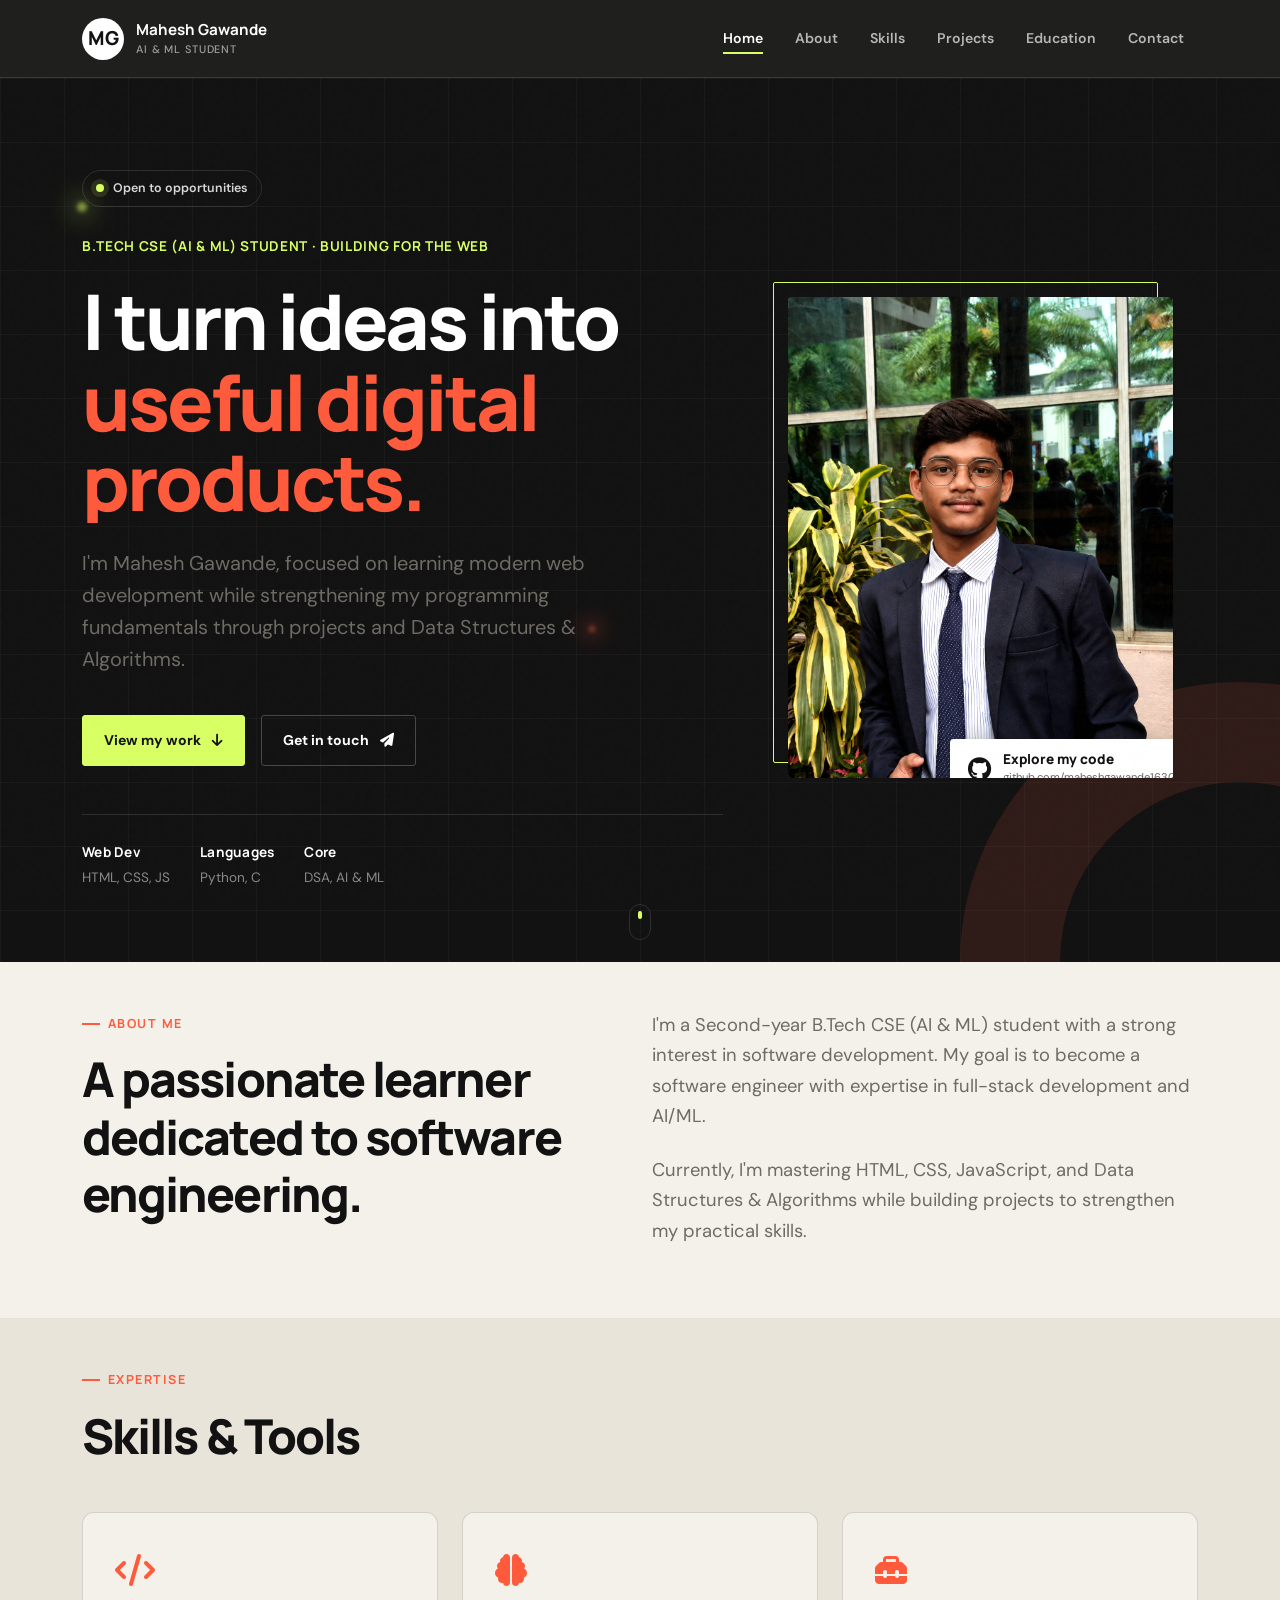
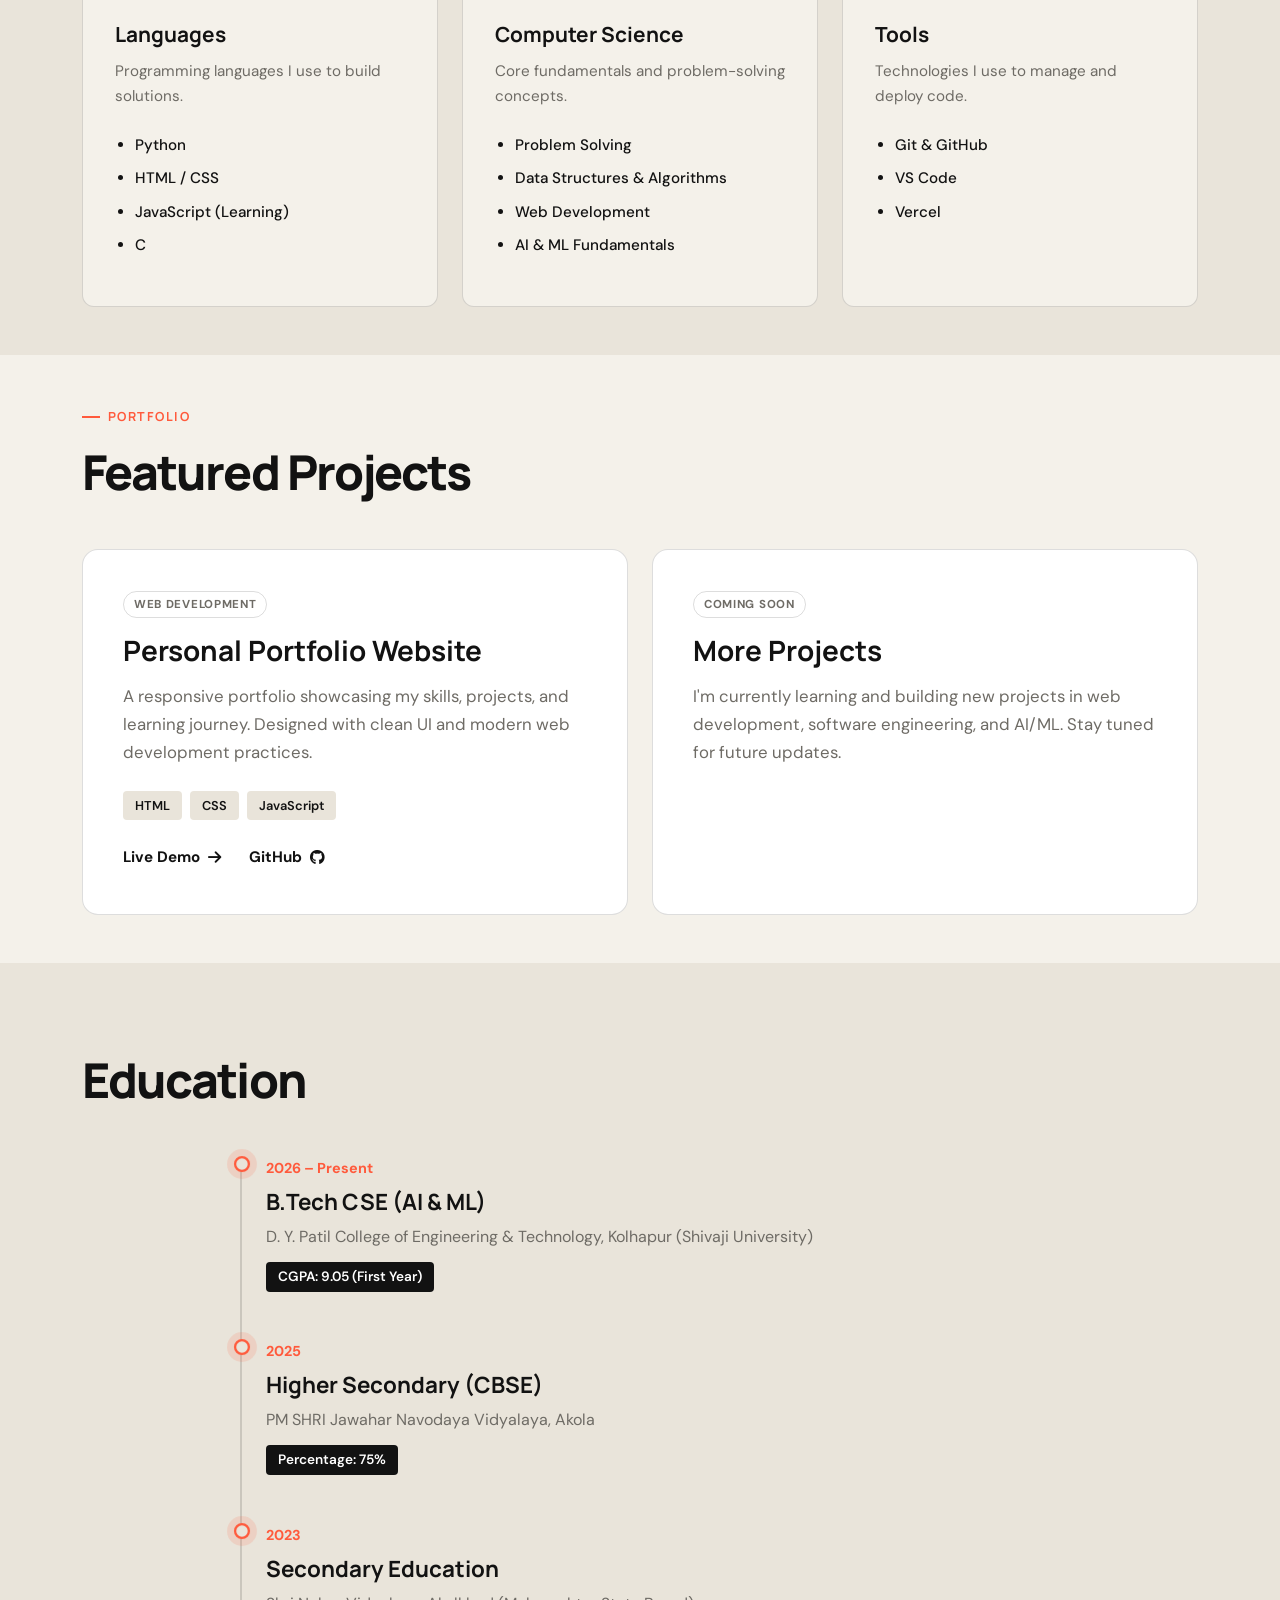
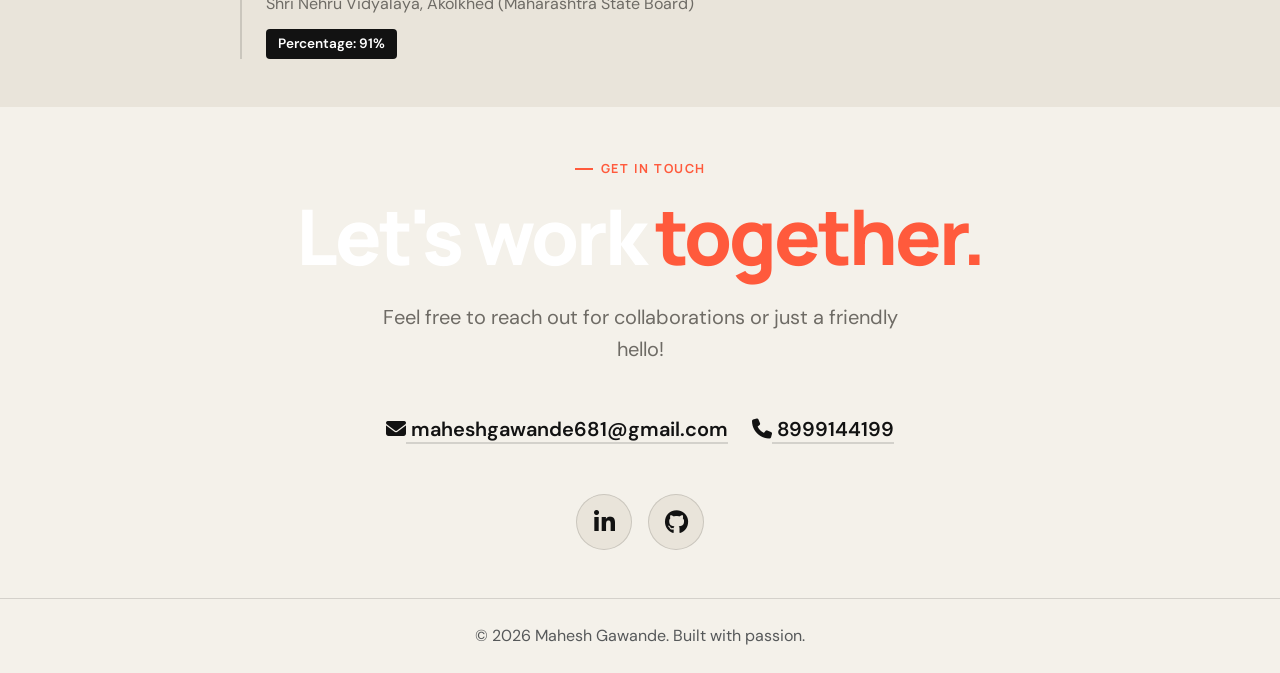
<file: index.html>
<!DOCTYPE html>
<html lang="en">
<head>
    <meta charset="UTF-8">
    <meta name="viewport" content="width=device-width, initial-scale=1.0">
    <title>Mahesh Gawande | B.Tech CSE (AI & ML) Student | Portfolio</title>
    
    <!-- Google Fonts -->
    <link rel="preconnect" href="https://fonts.googleapis.com">
    <link rel="preconnect" href="https://fonts.gstatic.com" crossorigin>
    <link href="https://fonts.googleapis.com/css2?family=DM+Sans:wght@400;500;600;700&family=Manrope:wght@400;500;600;700;800&display=swap" rel="stylesheet">
    
    <!-- Bootstrap CSS (Reference used Bootstrap for layout) -->
    <link href="https://cdn.jsdelivr.net/npm/bootstrap@5.3.0/dist/css/bootstrap.min.css" rel="stylesheet">
    
    <!-- Font Awesome -->
    <link rel="stylesheet" href="https://cdnjs.cloudflare.com/ajax/libs/font-awesome/6.5.1/css/all.min.css">
    
    <!-- Custom CSS -->
    <link rel="stylesheet" href="style.css">
</head>
<body>
    <!-- Custom cursor dot (desktop only, CSS hides it on touch) -->
    <div class="cursor-dot" aria-hidden="true"></div>
    <div class="cursor-ring" aria-hidden="true"></div>

    <div class="scroll-progress" aria-hidden="true"><span></span></div>
    
    <nav class="navbar navbar-expand-lg navbar-dark sticky-top" aria-label="Main navigation">
        <div class="container">
            <a class="navbar-brand" href="#home" aria-label="Mahesh Gawande home">
                <span class="brand-mark">MG</span>
                <span class="brand-copy">Mahesh Gawande<small>AI & ML Student</small></span>
            </a>
            <button class="navbar-toggler" type="button" data-bs-toggle="collapse" data-bs-target="#navbarNav"
                aria-controls="navbarNav" aria-expanded="false" aria-label="Toggle navigation">
                <span class="navbar-toggler-icon"></span>
            </button>
            <div class="collapse navbar-collapse" id="navbarNav">
                <ul class="navbar-nav ms-auto">
                    <li class="nav-item"><a class="nav-link active" href="#home">Home</a></li>
                    <li class="nav-item"><a class="nav-link" href="#about">About</a></li>
                    <li class="nav-item"><a class="nav-link" href="#skills">Skills</a></li>
                    <li class="nav-item"><a class="nav-link" href="#projects">Projects</a></li>
                    <li class="nav-item"><a class="nav-link" href="#education">Education</a></li>
                    <li class="nav-item"><a class="nav-link" href="#contact">Contact</a></li>
                </ul>
            </div>
        </div>
    </nav>

    <main>
        <section id="home" class="hero-section d-flex align-items-center">
            <!-- ambient floating shapes for depth -->
            <div class="hero-orb hero-orb-1" aria-hidden="true"></div>
            <div class="hero-orb hero-orb-2" aria-hidden="true"></div>

            <div class="container">
                <div class="row align-items-center gy-5 flex-column-reverse flex-lg-row">
                    <div class="col-lg-7">
                        <div class="hero-anim">
                            <div class="availability-pill"><span></span> Open to opportunities</div>
                            <p class="hero-kicker">B.Tech CSE (AI & ML) Student · Building for the web</p>
                            <h1 class="hero-title">
                                <span class="line-mask"><span class="line-inner" style="color: white;">I turn ideas into</span></span>
                                <span class="line-mask"><span class="line-inner accent-text">useful digital products.</span></span>
                            </h1>
                            <p class="hero-description">
                                I'm Mahesh Gawande, focused on learning modern web development while strengthening my programming fundamentals through projects and Data Structures & Algorithms.
                            </p>
                            <div class="hero-actions d-flex gap-3 flex-wrap">
                                <a href="#projects" class="btn custom-btn custom-btn-primary magnetic">
                                    <span class="btn-label">View my work <i class="fa-solid fa-arrow-down"></i></span>
                                </a>
                                <a href="#contact" class="btn custom-btn magnetic">
                                    <span class="btn-label">Get in touch <i class="fa-solid fa-paper-plane"></i></span>
                                </a>
                            </div>
                            <div class="hero-meta">
                                <div><strong>Web Dev</strong><span>HTML, CSS, JS</span></div>
                                <div><strong>Languages</strong><span>Python, C</span></div>
                                <div><strong>Core</strong><span>DSA, AI & ML</span></div>
                            </div>
                        </div>
                    </div>
                    <div class="col-lg-5">
                        <div class="hero-portrait-wrapper reveal reveal-right">
                            <div class="portrait-frame">
                                <span class="frame-num">01</span>
                                <span class="frame-label">DEVELOPER PORTRAIT</span>
                            </div>
                            <div class="portrait-image-container tilt-target">
                                <div class="portrait-shine" aria-hidden="true"></div>
                                <img src="assets/myphoto.png" alt="Mahesh Gawande" class="hero-portrait">
                                <a href="https://github.com/maheshgawande1630" target="_blank" rel="noopener noreferrer" class="github-badge magnetic">
                                    <i class="fa-brands fa-github"></i>
                                    <div>
                                        <strong>Explore my code</strong>
                                        <span>github.com/maheshgawande1630</span>
                                    </div>
                                </a>
                            </div>
                        </div>
                    </div>
                </div>
            </div>
            <a href="#about" class="scroll-cue" aria-hidden="true"><span></span></a>
        </section>

        <section id="about" class="about-section py-5 section-padding">
            <div class="container">
                <div class="row">
                    <div class="col-lg-6">
                        <p class="section-kicker reveal">About Me</p>
                        <h2 class="section-title reveal">A passionate learner dedicated to software engineering.</h2>
                    </div>
                    <div class="col-lg-6">
                        <div class="about-text">
                            <p class="reveal">I'm a Second-year B.Tech CSE (AI & ML) student with a strong interest in software development. My goal is to become a software engineer with expertise in full-stack development and AI/ML.</p>
                            <p class="reveal">Currently, I'm mastering HTML, CSS, JavaScript, and Data Structures & Algorithms while building projects to strengthen my practical skills.</p>
                        </div>
                    </div>
                </div>
            </div>
        </section>

        <section id="skills" class="skills-section bg-alt py-5 section-padding">
            <div class="container">
                <p class="section-kicker reveal">Expertise</p>
                <h2 class="section-title mb-5 reveal">Skills & Tools</h2>
                
                <div class="row g-4 reveal-stagger">
                    <div class="col-md-4">
                        <div class="skill-card reveal-item tilt-card">
                            <div class="icon"><i class="fa-solid fa-code"></i></div>
                            <h4>Languages</h4>
                            <p>Programming languages I use to build solutions.</p>
                            <ul>
                                <li>Python</li>
                                <li>HTML / CSS</li>
                                <li>JavaScript (Learning)</li>
                                <li>C</li>
                            </ul>
                        </div>
                    </div>
                    
                    <div class="col-md-4">
                        <div class="skill-card reveal-item tilt-card">
                            <div class="icon"><i class="fa-solid fa-brain"></i></div>
                            <h4>Computer Science</h4>
                            <p>Core fundamentals and problem-solving concepts.</p>
                            <ul>
                                <li>Problem Solving</li>
                                <li>Data Structures & Algorithms</li>
                                <li>Web Development</li>
                                <li>AI & ML Fundamentals</li>
                            </ul>
                        </div>
                    </div>
                    
                    <div class="col-md-4">
                        <div class="skill-card reveal-item tilt-card">
                            <div class="icon"><i class="fa-solid fa-toolbox"></i></div>
                            <h4>Tools</h4>
                            <p>Technologies I use to manage and deploy code.</p>
                            <ul>
                                <li>Git & GitHub</li>
                                <li>VS Code</li>
                                <li>Vercel</li>
                            </ul>
                        </div>
                    </div>
                </div>
            </div>
        </section>

        <section id="projects" class="projects-section py-5 section-padding">
            <div class="container">
                <p class="section-kicker reveal">Portfolio</p>
                <h2 class="section-title mb-5 reveal">Featured Projects</h2>
                
                <div class="row g-4 reveal-stagger">
                    <!-- Project 1 -->
                    <div class="col-lg-6">
                        <div class="project-card reveal-item tilt-card">
                            <div class="project-content">
                                <p class="project-type">Web Development</p>
                                <h3>Personal Portfolio Website</h3>
                                <p class="project-desc">A responsive portfolio showcasing my skills, projects, and learning journey. Designed with clean UI and modern web development practices.</p>
                                <div class="tech-stack">
                                    <span>HTML</span>
                                    <span>CSS</span>
                                    <span>JavaScript</span>
                                </div>
                                <div class="project-links mt-4">
                                    <a href="https://github.com/maheshgawande1630/Portfolio" target="_blank" class="custom-link">Live Demo <i class="fa-solid fa-arrow-right"></i></a>
                                    <a href="https://github.com/maheshgawande1630/Portfolio" target="_blank" class="custom-link ms-4">GitHub <i class="fa-brands fa-github"></i></a>
                                </div>
                            </div>
                        </div>
                    </div>

                    <!-- Project 2 -->
                    <div class="col-lg-6">
                        <div class="project-card reveal-item tilt-card">
                            <div class="project-content">
                                <p class="project-type">Coming Soon</p>
                                <h3>More Projects</h3>
                                <p class="project-desc">I'm currently learning and building new projects in web development, software engineering, and AI/ML. Stay tuned for future updates.</p>
                                <div class="loader mt-4">
                                    <div class="dot"></div>
                                    <div class="dot"></div>
                                    <div class="dot"></div>
                                </div>
                            </div>
                        </div>
                    </div>
                </div>
            </div>
        </section>

        <section id="education" class="education-section bg-alt py-5 section-padding">
            <div class="container">
                <p class="section-kicker reveal">Background</p>
                <h2 class="section-title mb-5 reveal">Education</h2>
                
                <div class="timeline">
                    <div class="timeline-fill" aria-hidden="true"></div>
                    <!-- Item 1 -->
                    <div class="timeline-item reveal reveal-left">
                        <div class="timeline-date">2026 – Present</div>
                        <div class="timeline-content">
                            <h3>B.Tech CSE (AI & ML)</h3>
                            <p class="institution">D. Y. Patil College of Engineering & Technology, Kolhapur (Shivaji University)</p>
                            <span class="score">CGPA: 9.05 (First Year)</span>
                        </div>
                    </div>
                    
                    <!-- Item 2 -->
                    <div class="timeline-item reveal reveal-left">
                        <div class="timeline-date">2025</div>
                        <div class="timeline-content">
                            <h3>Higher Secondary (CBSE)</h3>
                            <p class="institution">PM SHRI Jawahar Navodaya Vidyalaya, Akola</p>
                            <span class="score">Percentage: 75%</span>
                        </div>
                    </div>
                    
                    <!-- Item 3 -->
                    <div class="timeline-item reveal reveal-left">
                        <div class="timeline-date">2023</div>
                        <div class="timeline-content">
                            <h3>Secondary Education</h3>
                            <p class="institution">Shri Nehru Vidyalaya, Akolkhed (Maharashtra State Board)</p>
                            <span class="score">Percentage: 91%</span>
                        </div>
                    </div>
                </div>
            </div>
        </section>

        <section id="contact" class="contact-section py-5 section-padding">
            <div class="container text-center">
                <p class="section-kicker reveal">Get In Touch</p>
                <h2 class="hero-title mb-4 reveal">Let's work <span>together.</span></h2>
                <p class="hero-description mx-auto mb-5 reveal">Feel free to reach out for collaborations or just a friendly hello!</p>
                
                <div class="contact-details d-flex justify-content-center gap-4 flex-wrap mb-5 reveal">
                    <a href="mailto:maheshgawande681@gmail.com" class="contact-link"><i class="fa-solid fa-envelope"></i> maheshgawande681@gmail.com</a>
                    <a href="tel:8999144199" class="contact-link"><i class="fa-solid fa-phone"></i> 8999144199</a>
                </div>
                
                <div class="social-links d-flex justify-content-center gap-3 reveal">
                    <a href="https://linkedin.com/in/mahesh-gawande-583196369" target="_blank" class="social-btn magnetic"><i class="fa-brands fa-linkedin-in"></i></a>
                    <a href="https://github.com/maheshgawande1630" target="_blank" class="social-btn magnetic"><i class="fa-brands fa-github"></i></a>
                </div>
            </div>
        </section>
    </main>

    <footer class="footer py-4 text-center">
        <div class="container">
            <p class="mb-0 text-muted">&copy; 2026 Mahesh Gawande. Built with passion.</p>
        </div>
    </footer>

    <script src="https://cdn.jsdelivr.net/npm/bootstrap@5.3.0/dist/js/bootstrap.bundle.min.js"></script>
    <script src="script.js"></script>
</body>
</html>
</file>
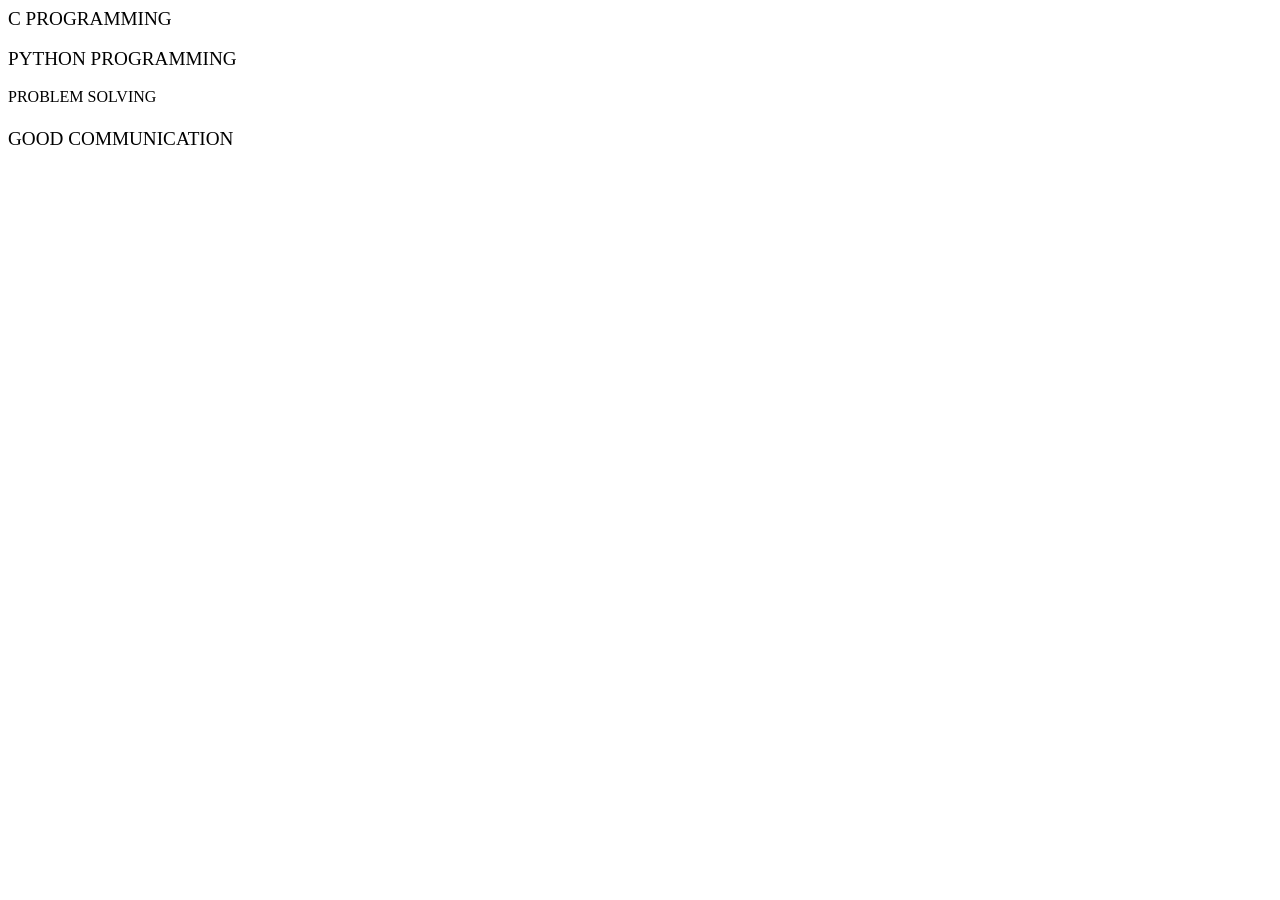
<file: skills.html>
<!DOCTYPE html>
<html lang="en">
<head>
    <meta charset="UTF-8">
    <meta name="viewport" content="width=device-width, initial-scale=1.0">
    <title>Skills</title>
</head>
<body>
    <big>C PROGRAMMING</big><br><br>
    <big>PYTHON PROGRAMMING</big><br><br
    <BIG>PROBLEM SOLVING</BIG><br><br>
    <BIG>GOOD COMMUNICATION<BIG><br>
   


</body>
</html>
</file>
<file: style.css>
@import url('https://fonts.googleapis.com/css2?family=DM+Sans:wght@400;500;600;700&family=Manrope:wght@400;500;600;700;800&display=swap');

:root {
    --ink: #121212;
    --paper: #f4f1ea;
    --paper-deep: #e9e4da;
    --accent: #ff5a3c;
    --lime: #d8ff63;
    --muted: #6e6b65;
    --line: rgba(18, 18, 18, .14);
    --white-line: rgba(255, 255, 255, .12);
    --display: "Manrope", sans-serif;
    --body: "DM Sans", sans-serif;
    --ease-out: cubic-bezier(.16, 1, .3, 1);
    --ease-soft: cubic-bezier(.22, .61, .36, 1);
}

* { box-sizing: border-box; }
html { scroll-behavior: smooth; }

body {
    margin: 0;
    color: var(--ink);
    background: var(--paper);
    font-family: var(--body);
    line-height: 1.65;
    overflow-x: hidden;
    cursor: default;
}

/* Subtle noise effect */
body::before {
    content: "";
    position: fixed;
    inset: 0;
    z-index: 10;
    pointer-events: none;
    opacity: .23;
    background-image: url("data:image/svg+xml,%3Csvg viewBox='0 0 180 180' xmlns='http://www.w3.org/2000/svg'%3E%3Cfilter id='n'%3E%3CfeTurbulence type='fractalNoise' baseFrequency='.9' numOctaves='3' stitchTiles='stitch'/%3E%3C/filter%3E%3Crect width='100%25' height='100%25' filter='url(%23n)' opacity='.06'/%3E%3C/svg%3E");
}

a { color: inherit; text-decoration: none; }
button, a { -webkit-tap-highlight-color: transparent; }
img { display: block; max-width: 100%; }
section { scroll-margin-top: 78px; }

::selection { background: var(--lime); color: var(--ink); }

.scroll-progress {
    position: fixed;
    top: 0;
    left: 0;
    z-index: 1100;
    width: 100%;
    height: 3px;
    pointer-events: none;
}

.scroll-progress span {
    display: block;
    width: 0;
    height: 100%;
    background: var(--lime);
    box-shadow: 0 0 12px rgba(216, 255, 99, .7);
    transition: width .12s linear;
}

.navbar {
    min-height: 78px;
    padding: 10px 0;
    background: rgba(18, 18, 18, .94);
    border-bottom: 1px solid var(--white-line);
    backdrop-filter: blur(16px);
    transition: background .35s ease, box-shadow .35s ease, padding .35s ease;
}

.navbar.is-scrolled {
    padding: 4px 0;
    background: rgba(14, 14, 14, .82);
    box-shadow: 0 12px 34px rgba(0, 0, 0, .28);
}

.navbar-brand { display: flex; align-items: center; gap: 12px; color: #fff; }
.navbar-brand:hover { color: #fff; }

.brand-mark {
    display: flex;
    align-items: center;
    justify-content: center;
    width: 42px;
    height: 42px;
    background: #fff;
    color: var(--ink);
    font-weight: 800;
    border-radius: 50%;
    font-size: 1.2rem;
    font-family: var(--display);
    transition: transform .45s var(--ease-out), background .3s ease;
}

.navbar-brand:hover .brand-mark {
    transform: rotate(-14deg) scale(1.08);
    background: var(--lime);
}

.brand-copy { display: flex; flex-direction: column; font: 700 .95rem/1.2 var(--display); }
.brand-copy small { margin-top: 3px; color: #9e9e9e; font: 500 .68rem var(--body); letter-spacing: .08em; text-transform: uppercase; }
.navbar-nav { gap: 4px; }

.navbar .nav-link {
    position: relative;
    padding: 9px 14px !important;
    color: #b7b7b7;
    font-size: .88rem;
    font-weight: 600;
    transition: color .25s ease;
}

.navbar .nav-link::after {
    content: "";
    position: absolute;
    right: 14px;
    bottom: 5px;
    left: 14px;
    height: 2px;
    background: var(--lime);
    transform: scaleX(0);
    transform-origin: right;
    transition: transform .3s var(--ease-out);
}

.navbar .nav-link:hover, .navbar .nav-link.active { color: #fff; }
.navbar .nav-link:hover::after, .navbar .nav-link.active::after { transform: scaleX(1); transform-origin: left; }
.navbar-toggler { border: 1px solid var(--white-line); transition: box-shadow .25s ease; }
.navbar-toggler:focus { box-shadow: 0 0 0 3px rgba(216, 255, 99, .18); }

/* ============ Custom cursor ============ */
.cursor-dot, .cursor-ring {
    position: fixed;
    top: 0;
    left: 0;
    z-index: 1200;
    pointer-events: none;
    border-radius: 50%;
    transform: translate(-50%, -50%);
    will-change: transform;
}
.cursor-dot {
    width: 7px;
    height: 7px;
    background: var(--accent);
    opacity: 0;
    transition: opacity .2s ease;
}
.cursor-ring {
    width: 34px;
    height: 34px;
    border: 1.5px solid rgba(255, 90, 60, .55);
    opacity: 0;
    transition: opacity .2s ease, width .25s ease, height .25s ease, border-color .25s ease, background .25s ease;
}
.cursor-active .cursor-dot,
.cursor-active .cursor-ring { opacity: 1; }
.cursor-grow .cursor-ring {
    width: 58px;
    height: 58px;
    background: rgba(216, 255, 99, .12);
    border-color: var(--lime);
}
@media (hover: none), (pointer: coarse) {
    .cursor-dot, .cursor-ring { display: none; }
}

/* Hero Section */
.hero-section {
    position: relative;
    min-height: calc(100vh - 78px);
    padding: 92px 0 72px;
    color: #fff;
    background:
        linear-gradient(rgba(255,255,255,.035) 1px, transparent 1px),
        linear-gradient(90deg, rgba(255,255,255,.035) 1px, transparent 1px),
        var(--ink);
    background-size: 64px 64px;
    overflow: hidden;
}

.hero-section::after {
    content: "";
    position: absolute;
    right: -240px;
    bottom: -280px;
    width: 560px;
    height: 560px;
    border: 100px solid rgba(255, 90, 60, .12);
    border-radius: 50%;
    animation: spin-slow 40s linear infinite;
}

@keyframes spin-slow {
    to { transform: rotate(360deg); }
}

.hero-orb {
    position: absolute;
    border-radius: 50%;
    filter: blur(2px);
    pointer-events: none;
    opacity: .55;
    z-index: 0;
}
.hero-orb-1 {
    top: 14%;
    left: 6%;
    width: 10px;
    height: 10px;
    background: var(--lime);
    box-shadow: 0 0 24px 6px rgba(216, 255, 99, .5);
    animation: float-orb 7s ease-in-out infinite;
}
.hero-orb-2 {
    top: 62%;
    left: 46%;
    width: 6px;
    height: 6px;
    background: var(--accent);
    box-shadow: 0 0 20px 6px rgba(255, 90, 60, .55);
    animation: float-orb 9s ease-in-out infinite reverse;
}
@keyframes float-orb {
    0%, 100% { transform: translate(0, 0); }
    50% { transform: translate(18px, -26px); }
}

.hero-section .container { position: relative; z-index: 1; }

/* Hero load-in choreography */
.hero-anim > * {
    opacity: 0;
    transform: translateY(26px);
    animation: hero-rise .8s var(--ease-out) forwards;
}
.hero-anim > .availability-pill { animation-delay: .05s; }
.hero-anim > .hero-kicker      { animation-delay: .16s; }
.hero-anim > .hero-title       { animation-delay: .26s; }
.hero-anim > .hero-description { animation-delay: .42s; }
.hero-anim > .hero-actions     { animation-delay: .56s; }
.hero-anim > .hero-meta        { animation-delay: .7s; }

@keyframes hero-rise {
    to { opacity: 1; transform: translateY(0); }
}

.availability-pill {
    display: inline-flex;
    align-items: center;
    gap: 9px;
    margin-bottom: 28px;
    padding: 7px 13px;
    color: #d9d9d9;
    border: 1px solid var(--white-line);
    border-radius: 999px;
    font-size: .78rem;
    font-weight: 600;
}

.availability-pill span {
    width: 8px;
    height: 8px;
    background: var(--lime);
    border-radius: 50%;
    box-shadow: 0 0 0 5px rgba(216,255,99,.12);
    animation: pulse 2s infinite;
}

@keyframes pulse {
    0% { box-shadow: 0 0 0 0 rgba(216,255,99,.4); }
    70% { box-shadow: 0 0 0 10px rgba(216,255,99,0); }
    100% { box-shadow: 0 0 0 0 rgba(216,255,99,0); }
}

.hero-kicker { font-family: var(--display); color: var(--lime); font-weight: 700; letter-spacing: .05em; text-transform: uppercase; font-size: 0.85rem; margin-bottom: 1.5rem; }

.hero-title { font-size: clamp(3rem, 6vw, 5rem); font-family: var(--display); font-weight: 800; line-height: 1.05; letter-spacing: -0.04em; margin-bottom: 1.5rem; color: #fff; }

.hero-title span, .accent-text { color: var(--accent); }

/* Masked line reveal for hero title */
.line-mask {
    display: block;
    overflow: hidden;
}
.line-inner {
    display: inline-block;
    transform: translateY(115%);
    animation: line-up .9s var(--ease-out) forwards;
}
.line-mask:nth-child(1) .line-inner { animation-delay: .3s; }
.line-mask:nth-child(2) .line-inner { animation-delay: .42s; }
@keyframes line-up {
    to { transform: translateY(0); }
}

.hero-description { font-size: 1.25rem; color: var(--muted); margin-bottom: 2.5rem; max-width: 540px; line-height: 1.6; }
.hero-actions { margin-bottom: 48px; }

/* Buttons: magnetic + sweep fill */
.custom-btn {
    position: relative;
    display: inline-flex;
    align-items: center;
    justify-content: center;
    gap: 11px;
    min-height: 51px;
    padding: 12px 21px;
    color: #fff;
    border: 1px solid #474747;
    border-radius: 3px;
    font-size: .88rem;
    font-weight: 700;
    overflow: hidden;
    isolation: isolate;
    transition: color .35s ease, border-color .35s ease, transform .25s var(--ease-out), box-shadow .35s ease;
}

.custom-btn::before {
    content: "";
    position: absolute;
    inset: 0;
    z-index: -1;
    background: #fff;
    transform: translateY(102%);
    transition: transform .4s var(--ease-out);
}

.custom-btn:hover {
    color: var(--ink);
    border-color: #fff;
    box-shadow: 0 14px 30px rgba(0, 0, 0, .3);
}
.custom-btn:hover::before { transform: translateY(0); }

.custom-btn .btn-label { display: inline-flex; align-items: center; gap: 11px; transition: transform .3s ease; }
.custom-btn:hover .btn-label i { transform: translateY(3px); }
.custom-btn .btn-label i { transition: transform .3s ease; }

.custom-btn-primary { color: var(--ink); background: var(--lime); border-color: var(--lime); }
.custom-btn-primary::before { background: #e4ff91; }
.custom-btn-primary:hover { color: var(--ink); border-color: #e4ff91; }
.custom-btn-primary:hover .btn-label i { transform: translateY(3px) translateX(2px); }

/* Magnetic hover wrapper — JS sets --mx/--my */
.magnetic {
    transform: translate(calc(var(--mx, 0) * 1px), calc(var(--my, 0) * 1px));
    transition: transform .25s var(--ease-out);
}

.hero-meta { display: flex; flex-wrap: wrap; gap: 30px; padding-top: 26px; border-top: 1px solid var(--white-line); }
.hero-meta div { display: flex; flex-direction: column; gap: 4px; }
.hero-meta strong { font-size: .85rem; color: #fff; font-family: var(--display); letter-spacing: .02em; }
.hero-meta span { font-size: .85rem; color: #888; }

/* Scroll cue */
.scroll-cue {
    position: absolute;
    left: 50%;
    bottom: 22px;
    z-index: 1;
    width: 22px;
    height: 36px;
    border: 1.5px solid var(--white-line);
    border-radius: 20px;
    transform: translateX(-50%);
}
.scroll-cue span {
    position: absolute;
    top: 6px;
    left: 50%;
    width: 4px;
    height: 8px;
    background: var(--lime);
    border-radius: 2px;
    transform: translateX(-50%);
    animation: scroll-cue-move 1.8s ease-in-out infinite;
}
@keyframes scroll-cue-move {
    0% { opacity: 0; top: 6px; }
    30% { opacity: 1; }
    80% { opacity: 0; top: 20px; }
    100% { opacity: 0; top: 6px; }
}
@media (max-width: 991px) { .scroll-cue { display: none; } }

/* Hero Portrait Layout */
.hero-portrait-wrapper {
    position: relative;
    max-width: 400px;
    margin: 0 auto;
    padding: 15px 0 0 15px;
    perspective: 1000px;
}

.portrait-frame {
    position: absolute;
    top: 0;
    left: 0;
    width: calc(100% - 15px);
    height: calc(100% - 15px);
    border: 1px solid var(--lime);
    border-radius: 2px;
    pointer-events: none;
    z-index: 1;
    transition: transform .6s var(--ease-out);
}

.frame-num {
    position: absolute;
    top: 20px;
    left: 20px;
    color: var(--lime);
    font-size: 0.8rem;
    font-weight: 700;
    font-family: var(--display);
}

.frame-label {
    position: absolute;
    top: 20px;
    right: 20px;
    color: #666;
    font-size: 0.7rem;
    font-weight: 700;
    letter-spacing: 0.1em;
    font-family: var(--display);
}

.portrait-image-container {
    position: relative;
    z-index: 2;
    width: 100%;
    transform-style: preserve-3d;
    will-change: transform;
    transition: transform .35s var(--ease-out);
    overflow: hidden;
    border-radius: 2px;
}

.portrait-shine {
    position: absolute;
    inset: 0;
    z-index: 3;
    pointer-events: none;
    background: linear-gradient(115deg, transparent 40%, rgba(255,255,255,.28) 50%, transparent 60%);
    transform: translateX(-120%);
}
.tilt-target:hover .portrait-shine {
    animation: shine-sweep 1s ease forwards;
}
@keyframes shine-sweep {
    to { transform: translateX(120%); }
}

.hero-portrait {
    width: 100%;
    height: auto;
    aspect-ratio: 4/5;
    object-fit: cover;
    border-radius: 2px;
    filter: grayscale(10%) contrast(110%);
    transition: filter .5s ease, transform .5s var(--ease-out);
}
.tilt-target:hover .hero-portrait {
    filter: grayscale(0%) contrast(112%);
    transform: scale(1.04);
}

.github-badge {
    position: absolute;
    bottom: -20px;
    right: -20px;
    background: #fff;
    color: var(--ink);
    padding: 12px 18px;
    display: flex;
    align-items: center;
    gap: 12px;
    border-radius: 4px;
    box-shadow: 0 10px 30px rgba(0,0,0,0.5);
    z-index: 3;
    transition: box-shadow .3s ease;
}
.github-badge:hover { box-shadow: 0 16px 38px rgba(216, 255, 99, .35); }

.github-badge i {
    font-size: 1.5rem;
    transition: transform .4s var(--ease-out);
}
.github-badge:hover i { transform: rotate(-12deg) scale(1.15); }

.github-badge div {
    display: flex;
    flex-direction: column;
}

.github-badge strong {
    font-size: 0.85rem;
    font-weight: 800;
    font-family: var(--display);
    line-height: 1.2;
}

.github-badge span {
    font-size: 0.7rem;
    color: #666;
}

@media (max-width: 991px) {
    .hero-portrait-wrapper {
        margin-top: 40px;
        padding: 20px 0 0 20px;
    }
    .portrait-frame {
        width: calc(100% - 20px);
        height: calc(100% - 20px);
    }
    .github-badge {
        bottom: -10px;
        right: 0;
    }
}

/* Sections */
.section-padding { padding: 100px 0; }
.bg-alt { background: var(--paper-deep); }
.section-title { font-family: var(--display); font-size: clamp(2rem, 4vw, 3rem); font-weight: 800; letter-spacing: -.04em; color: var(--ink); }

.section-kicker {
    position: relative;
    display: inline-block;
    padding-left: 26px;
    font-family: var(--display);
    font-weight: 700;
    font-size: .78rem;
    letter-spacing: .12em;
    text-transform: uppercase;
    color: var(--accent);
}
.section-kicker::before {
    content: "";
    position: absolute;
    left: 0;
    top: 50%;
    width: 18px;
    height: 2px;
    background: var(--accent);
    transform: translateY(-50%) scaleX(0);
    transform-origin: left;
    transition: transform .5s var(--ease-out) .15s;
}
.section-kicker.is-visible::before { transform: translateY(-50%) scaleX(1); }

/* ============ Scroll reveal system ============ */
.reveal {
    opacity: 0;
    transform: translateY(36px);
    transition: opacity .8s var(--ease-out), transform .8s var(--ease-out);
    will-change: transform, opacity;
}
.reveal.is-visible { opacity: 1; transform: translateY(0); }

.reveal-left { transform: translateX(-46px); }
.reveal-left.is-visible { transform: translateX(0); }

.reveal-right { transform: translateX(46px); }
.reveal-right.is-visible { transform: translateX(0); }

.reveal-stagger .reveal-item {
    opacity: 0;
    transform: translateY(36px) scale(.98);
    transition: opacity .7s var(--ease-out), transform .7s var(--ease-out);
}
.reveal-stagger .reveal-item.is-visible { opacity: 1; transform: translateY(0) scale(1); }
.reveal-stagger .col-md-4:nth-child(1) .reveal-item,
.reveal-stagger .col-lg-6:nth-child(1) .reveal-item { transition-delay: .05s; }
.reveal-stagger .col-md-4:nth-child(2) .reveal-item,
.reveal-stagger .col-lg-6:nth-child(2) .reveal-item { transition-delay: .18s; }
.reveal-stagger .col-md-4:nth-child(3) .reveal-item { transition-delay: .31s; }

/* About Section */
.about-text p { font-size: 1.15rem; color: var(--muted); margin-bottom: 1.5rem; }

/* Skills Section */
.skill-card {
    padding: 32px;
    background: var(--paper);
    border: 1px solid var(--line);
    border-radius: 12px;
    height: 100%;
    transition: transform .4s var(--ease-out), border-color .3s ease, box-shadow .4s ease;
}
.skill-card:hover { transform: translateY(-8px); border-color: var(--ink); box-shadow: 0 18px 38px rgba(0,0,0,0.08); }
.skill-card .icon {
    font-size: 2rem;
    color: var(--accent);
    margin-bottom: 24px;
    display: inline-block;
    transition: transform .45s var(--ease-out);
}
.skill-card:hover .icon { transform: rotate(-10deg) scale(1.15); }
.skill-card h4 { font-family: var(--display); font-weight: 700; font-size: 1.3rem; margin-bottom: 12px; }
.skill-card p { color: var(--muted); font-size: .95rem; margin-bottom: 24px; }
.skill-card ul { padding-left: 20px; color: var(--ink); font-weight: 500; font-size: .95rem; }
.skill-card li { margin-bottom: 8px; transition: transform .25s ease, color .25s ease; }
.skill-card li:hover { transform: translateX(6px); color: var(--accent); }

/* Projects */
.project-card {
    background: #fff;
    border: 1px solid var(--line);
    border-radius: 16px;
    overflow: hidden;
    height: 100%;
    transition: transform .4s var(--ease-out), box-shadow .4s ease, border-color .3s ease;
}
.project-card:hover { transform: translateY(-10px); box-shadow: 0 22px 46px rgba(0,0,0,0.1); border-color: var(--ink); }
.project-content { padding: 40px; }
.project-content h3 { font-family: var(--display); font-size: 1.75rem; font-weight: 700; margin-bottom: 16px; }
.project-desc { color: var(--muted); font-size: 1.05rem; margin-bottom: 24px; }

.project-type {
    display: inline-block;
    padding: 3px 10px;
    border: 1px solid var(--line);
    border-radius: 999px;
    font-size: .72rem;
    font-weight: 700;
    letter-spacing: .06em;
    text-transform: uppercase;
    color: var(--muted);
}

.tech-stack { display: flex; flex-wrap: wrap; gap: 8px; }
.tech-stack span {
    padding: 4px 12px;
    background: var(--paper-deep);
    color: var(--ink);
    font-size: .8rem;
    font-weight: 600;
    border-radius: 4px;
    transition: transform .25s var(--ease-out), background .25s ease, color .25s ease;
}
.tech-stack span:hover { transform: translateY(-3px); background: var(--ink); color: #fff; }

.custom-link {
    display: inline-flex;
    align-items: center;
    gap: 8px;
    font-weight: 700;
    font-size: .95rem;
    color: var(--ink);
    border-bottom: 2px solid transparent;
    padding-bottom: 2px;
    transition: color .25s ease, border-color .25s ease, gap .25s ease;
}
.custom-link i { transition: transform .3s var(--ease-out); }
.custom-link:hover { color: var(--accent); border-color: var(--accent); }
.custom-link:hover i { transform: translateX(4px); }

/* Timeline (Education) */
.timeline { position: relative; max-width: 800px; margin: 0 auto; padding-left: 24px; border-left: 2px solid var(--line); }
.timeline-fill {
    position: absolute;
    top: 0;
    left: -2px;
    width: 2px;
    height: 0%;
    background: var(--accent);
    transition: height .1s linear;
}
.timeline-item { position: relative; margin-bottom: 48px; }
.timeline-item:last-child { margin-bottom: 0; }
.timeline-item::before {
    content: '';
    position: absolute;
    left: -31px;
    top: 0;
    width: 14px;
    height: 14px;
    background: var(--paper-deep);
    border: 2px solid var(--accent);
    border-radius: 50%;
    transition: transform .4s var(--ease-out), box-shadow .4s ease;
}
.timeline-item.is-visible::before {
    transform: scale(1.15);
    box-shadow: 0 0 0 6px rgba(255, 90, 60, .14);
}
.timeline-date { font-weight: 700; color: var(--accent); margin-bottom: 8px; font-size: .9rem; }
.timeline-content { transition: transform .35s var(--ease-out); }
.timeline-item:hover .timeline-content { transform: translateX(6px); }
.timeline-content h3 { font-family: var(--display); font-size: 1.4rem; font-weight: 700; margin-bottom: 8px; }
.timeline-content .institution { color: var(--muted); margin-bottom: 12px; }
.timeline-content .score { display: inline-block; padding: 4px 12px; background: var(--ink); color: #fff; font-size: .85rem; font-weight: 600; border-radius: 4px; transition: background .3s ease; }
.timeline-item:hover .timeline-content .score { background: var(--accent); }

/* Contact */
.contact-link { font-size: 1.25rem; font-weight: 600; color: var(--ink); text-decoration: underline; text-decoration-color: var(--line); text-underline-offset: 6px; transition: .2s ease; }
.contact-link:hover { color: var(--accent); text-decoration-color: var(--accent); }
.social-btn {
    display: flex;
    align-items: center;
    justify-content: center;
    width: 56px;
    height: 56px;
    background: var(--paper-deep);
    color: var(--ink);
    border-radius: 50%;
    font-size: 1.5rem;
    transition: background .35s ease, color .35s ease, transform .35s var(--ease-out), box-shadow .35s ease;
    border: 1px solid var(--line);
}
.social-btn:hover { background: var(--ink); color: #fff; transform: translateY(-6px) scale(1.06); box-shadow: 0 14px 28px rgba(0,0,0,.18); }

/* Loader */
.loader { display: flex; gap: 8px; }
.loader .dot { width: 10px; height: 10px; background: var(--accent); border-radius: 50%; animation: bounce 1.4s infinite ease-in-out both; }
.loader .dot:nth-child(1) { animation-delay: -0.32s; }
.loader .dot:nth-child(2) { animation-delay: -0.16s; }
@keyframes bounce { 0%, 80%, 100% { transform: scale(0); } 40% { transform: scale(1); } }

/* Footer */
.footer { border-top: 1px solid var(--line); background: var(--paper); }

/* Respect reduced motion */
@media (prefers-reduced-motion: reduce) {
    *, *::before, *::after {
        animation-duration: .001ms !important;
        animation-iteration-count: 1 !important;
        transition-duration: .001ms !important;
        scroll-behavior: auto !important;
    }
    .reveal, .reveal-item, .line-inner, .hero-anim > * { opacity: 1 !important; transform: none !important; }
}
</file>
